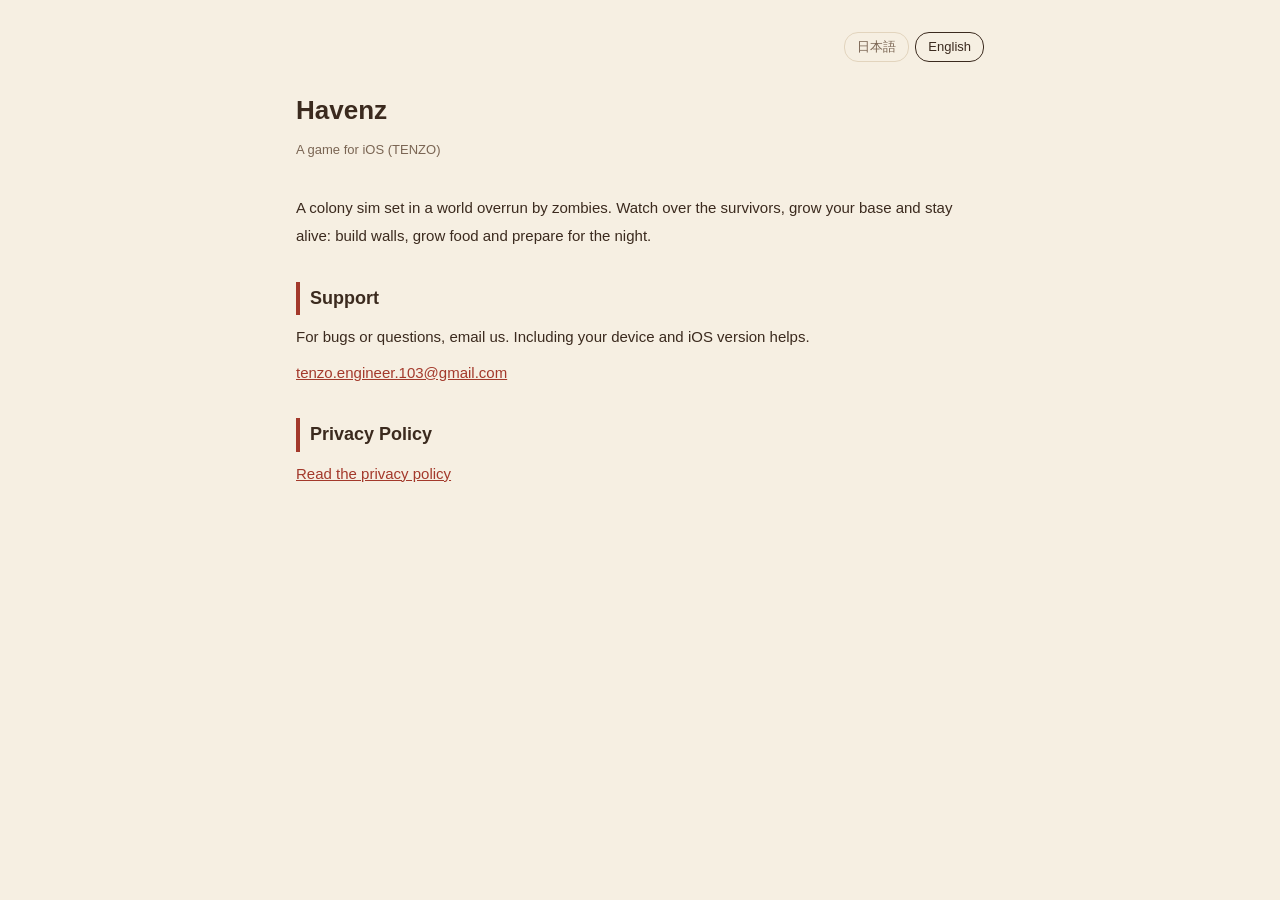
<file: index.html>
<!DOCTYPE html>
<html lang="ja">
<head>
<meta charset="UTF-8">
<meta name="viewport" content="width=device-width, initial-scale=1.0">
<title>Havenz</title>
<link rel="stylesheet" href="style.css">
</head>
<body>
<div class="wrap">
<div class="lang"><a data-lang="ja" href="?lang=ja">日本語</a><a data-lang="en" href="?lang=en">English</a></div>

<div id="ja" class="content">
<h1>Havenz（ヘイヴンズ）</h1>
<p class="date">iOS 向けのゲーム（TENZO）</p>
<p>ゾンビのあふれた世界で、生き残った人たちを見守り、拠点を育てて生き延びるコロニーシミュレーションです。壁を建て、食料を作り、夜の襲撃に備えます。</p>
<h2>サポート</h2>
<p>不具合やご質問は、次のメールアドレスまでお送りください。お使いの端末と iOS のバージョンを書いていただけると助かります。</p>
<p><a href="mailto:tenzo.engineer.103@gmail.com">tenzo.engineer.103@gmail.com</a></p>
<h2>プライバシーポリシー</h2>
<p><a href="privacy-policy.html?lang=ja">プライバシーポリシーを読む</a></p>
</div>

<div id="en" class="content">
<h1>Havenz</h1>
<p class="date">A game for iOS (TENZO)</p>
<p>A colony sim set in a world overrun by zombies. Watch over the survivors, grow your base and stay alive: build walls, grow food and prepare for the night.</p>
<h2>Support</h2>
<p>For bugs or questions, email us. Including your device and iOS version helps.</p>
<p><a href="mailto:tenzo.engineer.103@gmail.com">tenzo.engineer.103@gmail.com</a></p>
<h2>Privacy Policy</h2>
<p><a href="privacy-policy.html?lang=en">Read the privacy policy</a></p>
</div>
</div>
<script src="lang.js"></script>
</body>
</html>
</file>
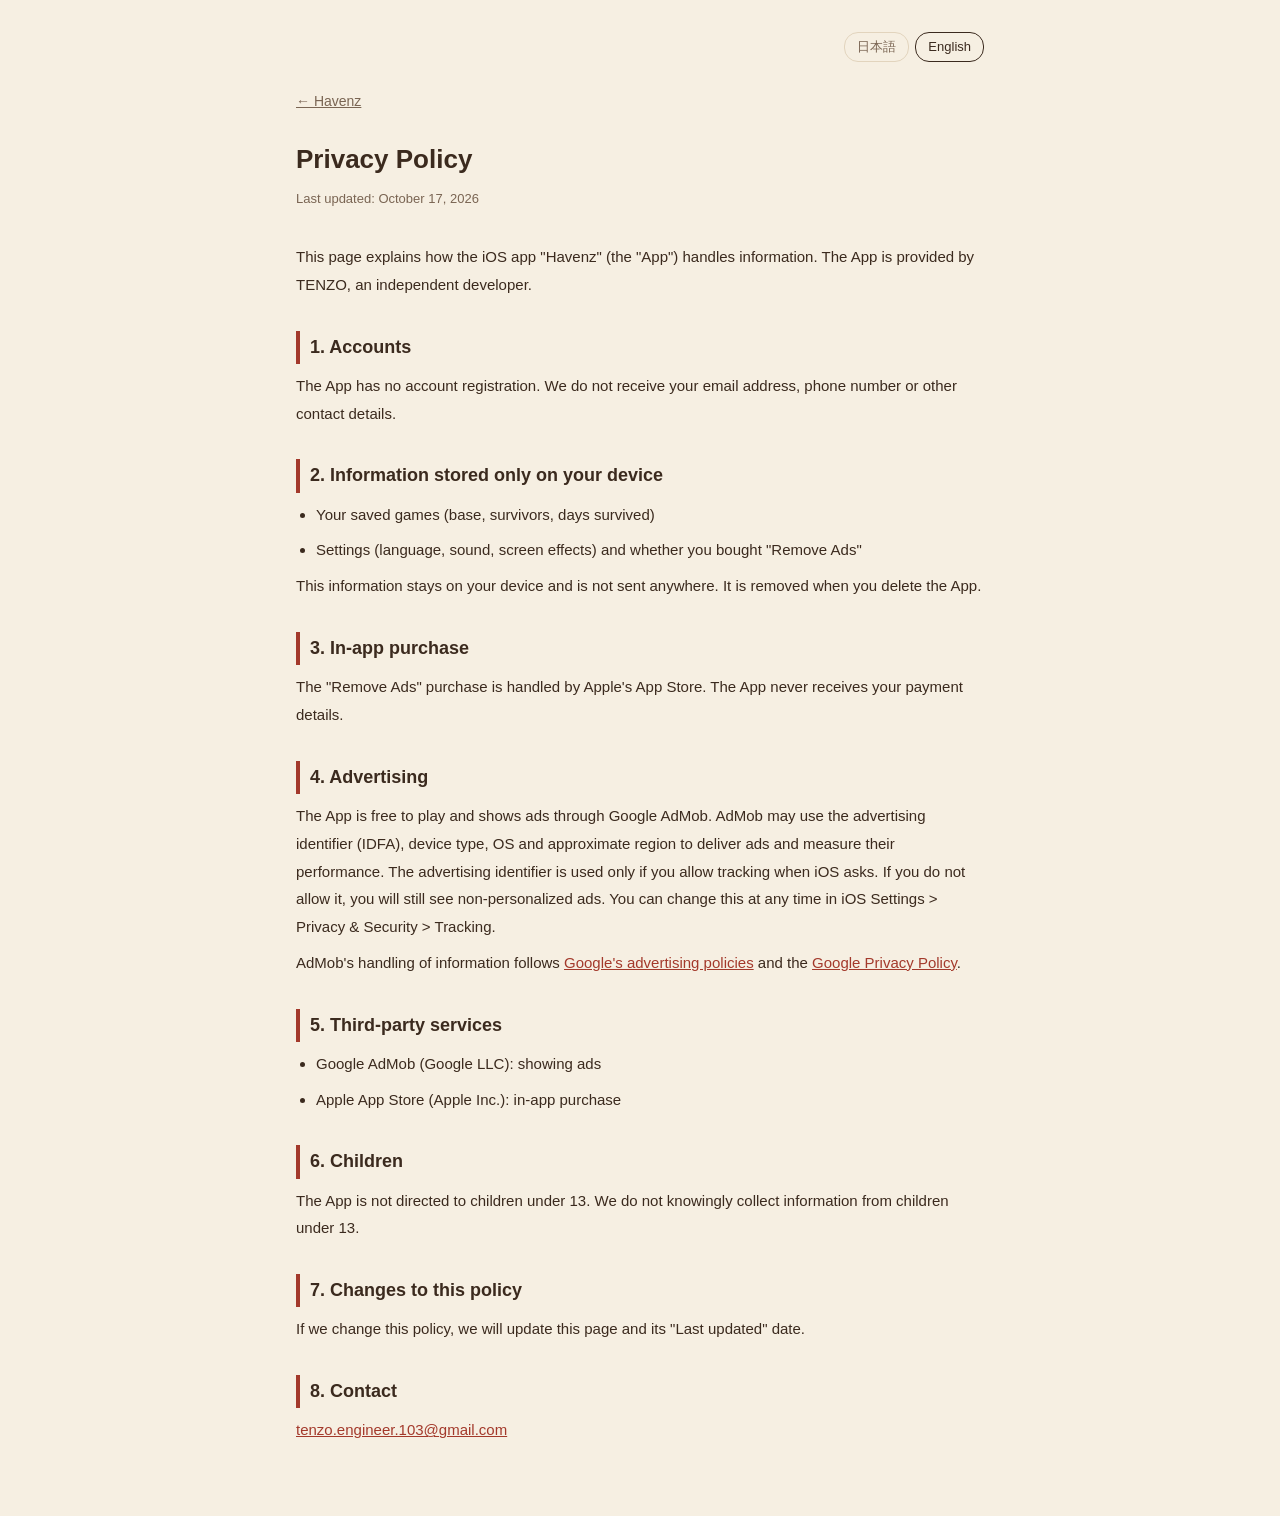
<file: privacy-policy.html>
<!DOCTYPE html>
<html lang="ja">
<head>
<meta charset="UTF-8">
<meta name="viewport" content="width=device-width, initial-scale=1.0">
<title>プライバシーポリシー - Havenz</title>
<link rel="stylesheet" href="style.css">
</head>
<body>
<div class="wrap">
<div class="lang"><a data-lang="ja" href="?lang=ja">日本語</a><a data-lang="en" href="?lang=en">English</a></div>

<div id="ja" class="content">
<a class="back" href="index.html?lang=ja">&larr; Havenz</a>
<h1>プライバシーポリシー</h1>
<p class="date">最終更新日：2026年10月17日</p>

<p>このページは、iOS アプリ「Havenz」（以下「本アプリ」）が扱う情報について説明します。本アプリは TENZO（個人開発）が提供しています。</p>

<h2>1. アカウント</h2>
<p>本アプリにアカウント登録はありません。メールアドレスや電話番号などの連絡先は受け取りません。</p>

<h2>2. 端末の中だけに保存する情報</h2>
<ul>
<li>ゲームのセーブ（拠点・生存者・日数など）</li>
<li>設定（言語・効果音・画面の効果）と、「広告を削除」を購入したかどうか</li>
</ul>
<p>これらは端末の中にだけ保存され、外へ送りません。アプリを削除すると消えます。</p>

<h2>3. アプリ内課金</h2>
<p>「広告を削除」の購入は Apple の App Store で行われます。支払いの情報を本アプリが受け取ることはありません。</p>

<h2>4. 広告</h2>
<p>本アプリは無料で遊べる代わりに、Google AdMob による広告を表示します。AdMob は広告の配信と効果の測定のため、広告識別子（IDFA）、端末の種類、OS、おおよその地域などを利用することがあります。広告識別子は、iOS の「トラッキングを許可」の確認で許可した場合にだけ使われます。許可しない場合も、パーソナライズされない広告が表示されます。設定はいつでも iOS の「設定 &gt; プライバシーとセキュリティ &gt; トラッキング」で変えられます。</p>
<p>AdMob による情報の扱いは <a href="https://policies.google.com/technologies/ads?hl=ja">Google の広告に関するポリシー</a> と <a href="https://policies.google.com/privacy?hl=ja">Google プライバシーポリシー</a> に従います。</p>

<h2>5. 利用する外部のサービス</h2>
<ul>
<li>Google AdMob（Google LLC）：広告の表示</li>
<li>Apple App Store（Apple Inc.）：アプリ内課金</li>
</ul>

<h2>6. お子様の利用</h2>
<p>本アプリは13歳未満のお子様に向けたものではありません。13歳未満の方から故意に情報を集めることはありません。</p>

<h2>7. このポリシーの変更</h2>
<p>内容を変える場合は、このページを更新し、最終更新日を改めます。</p>

<h2>8. お問い合わせ</h2>
<p><a href="mailto:tenzo.engineer.103@gmail.com">tenzo.engineer.103@gmail.com</a></p>
</div>

<div id="en" class="content">
<a class="back" href="index.html?lang=en">&larr; Havenz</a>
<h1>Privacy Policy</h1>
<p class="date">Last updated: October 17, 2026</p>

<p>This page explains how the iOS app "Havenz" (the "App") handles information. The App is provided by TENZO, an independent developer.</p>

<h2>1. Accounts</h2>
<p>The App has no account registration. We do not receive your email address, phone number or other contact details.</p>

<h2>2. Information stored only on your device</h2>
<ul>
<li>Your saved games (base, survivors, days survived)</li>
<li>Settings (language, sound, screen effects) and whether you bought "Remove Ads"</li>
</ul>
<p>This information stays on your device and is not sent anywhere. It is removed when you delete the App.</p>

<h2>3. In-app purchase</h2>
<p>The "Remove Ads" purchase is handled by Apple's App Store. The App never receives your payment details.</p>

<h2>4. Advertising</h2>
<p>The App is free to play and shows ads through Google AdMob. AdMob may use the advertising identifier (IDFA), device type, OS and approximate region to deliver ads and measure their performance. The advertising identifier is used only if you allow tracking when iOS asks. If you do not allow it, you will still see non-personalized ads. You can change this at any time in iOS Settings &gt; Privacy &amp; Security &gt; Tracking.</p>
<p>AdMob's handling of information follows <a href="https://policies.google.com/technologies/ads">Google's advertising policies</a> and the <a href="https://policies.google.com/privacy">Google Privacy Policy</a>.</p>

<h2>5. Third-party services</h2>
<ul>
<li>Google AdMob (Google LLC): showing ads</li>
<li>Apple App Store (Apple Inc.): in-app purchase</li>
</ul>

<h2>6. Children</h2>
<p>The App is not directed to children under 13. We do not knowingly collect information from children under 13.</p>

<h2>7. Changes to this policy</h2>
<p>If we change this policy, we will update this page and its "Last updated" date.</p>

<h2>8. Contact</h2>
<p><a href="mailto:tenzo.engineer.103@gmail.com">tenzo.engineer.103@gmail.com</a></p>
</div>
</div>
<script src="lang.js"></script>
</body>
</html>
</file>
<file: style.css>
:root { --bg: #f6efe2; --ink: #3b2a1e; --sub: #7a6553; --line: #e2d4bd; --accent: #a3392b; }
* { box-sizing: border-box; margin: 0; padding: 0; }
body { background: var(--bg); color: var(--ink); font-family: -apple-system, BlinkMacSystemFont, "Hiragino Sans", "Noto Sans JP", sans-serif; line-height: 1.85; -webkit-font-smoothing: antialiased; }
.wrap { max-width: 720px; margin: 0 auto; padding: 32px 16px 64px; }
.lang { display: flex; justify-content: flex-end; gap: 6px; margin-bottom: 24px; }
.lang a { color: var(--sub); text-decoration: none; border: 1px solid var(--line); border-radius: 14px; padding: 2px 12px; font-size: 13px; }
.lang a.on { color: var(--ink); border-color: var(--ink); }
h1 { font-size: 26px; margin-bottom: 4px; }
.date { color: var(--sub); font-size: 13px; margin-bottom: 32px; }
h2 { font-size: 18px; margin: 32px 0 8px; padding-left: 10px; border-left: 4px solid var(--accent); }
p, li { font-size: 15px; margin-bottom: 8px; }
ul { padding-left: 20px; }
a { color: var(--accent); }
.content { display: none; }
.content.on { display: block; }
.back { display: inline-block; margin-bottom: 20px; font-size: 14px; color: var(--sub); }
</file>
